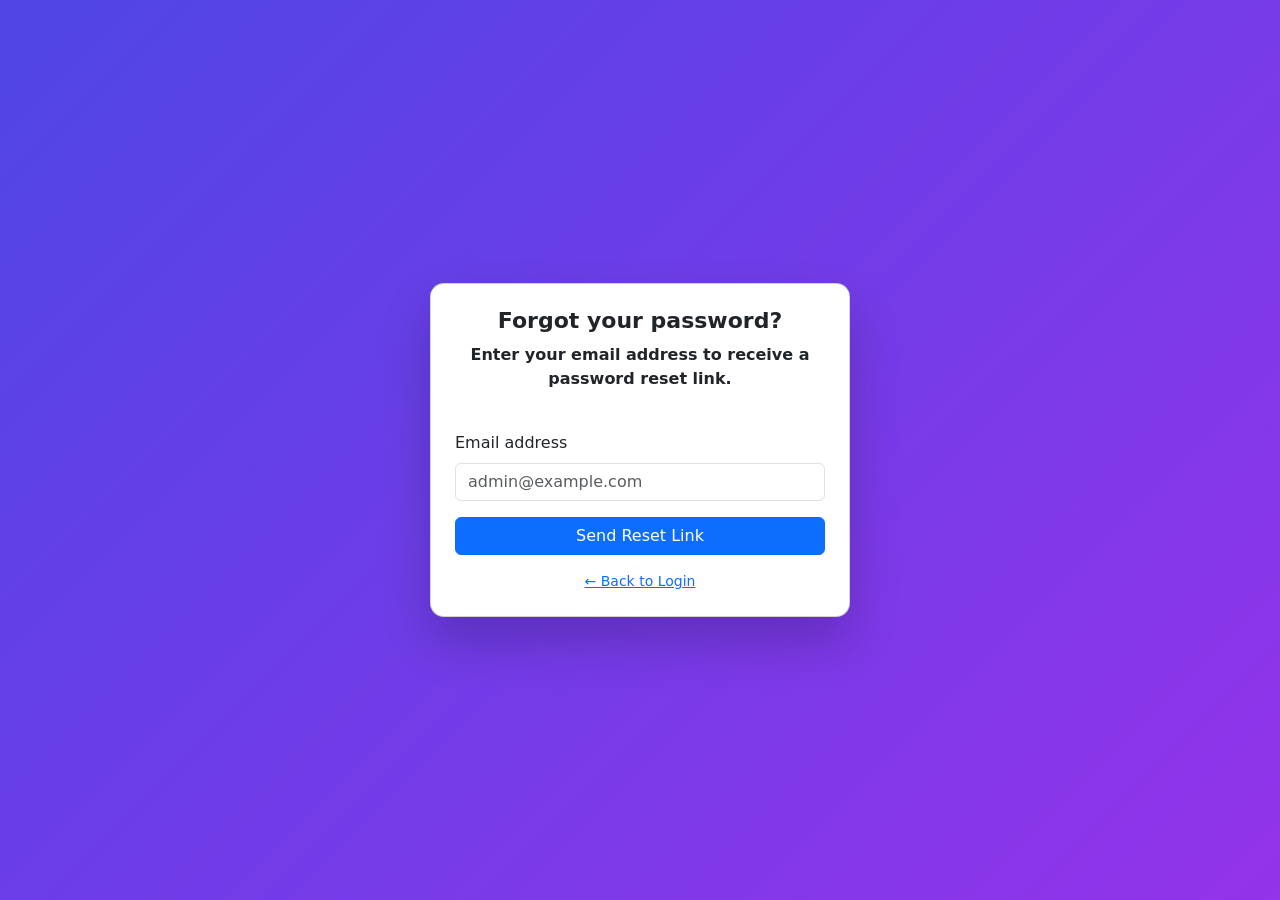
<file: pages/auth/forgot-password.html>
<!doctype html>
<html lang="en">
<head>
  <meta charset="UTF-8">
  <title>Forgot Password | SaaS Admin</title>
  <meta name="viewport" content="width=device-width, initial-scale=1">

  <!-- Bootstrap -->
  <link href="https://cdn.jsdelivr.net/npm/bootstrap@5.3.2/dist/css/bootstrap.min.css" rel="stylesheet">

  <!-- Icons -->
  <link href="https://cdn.jsdelivr.net/npm/bootstrap-icons/font/bootstrap-icons.css" rel="stylesheet">

  <!-- Custom CSS -->
  <link rel="stylesheet" href="/assets/css/style.css">
  <link rel="stylesheet" href="/assets/css/auth.css">
</head>

<body class="auth-bg">
<div id="pageLoader" class="page-loader">
  <div class="spinner"></div>
</div>
  <div class="card auth-card p-4">
    <div class="text-center mb-4">
      <h4 class="auth-logo">Forgot your password?</h4>
      <p class="text-muted auth-title">Enter your email address to receive a password reset link.</p>
    </div>

    <div id="loginError" class="alert alert-danger d-none"></div>

    <form id="forgotForm">
      <div class="mb-3">
        <label class="form-label">Email address</label>
        <input type="email" id="forgotEmail" class="form-control" placeholder="admin@example.com">
      </div>


      <button type="submit" class="btn btn-primary w-100">Send Reset Link</button>
    </form>

    <div class="text-center mt-3 auth-footer">
      <a href="login.html">← Back to Login</a>
    </div>
  </div>

  <!-- JS -->
  <script src="https://cdn.jsdelivr.net/npm/bootstrap@5.3.2/dist/js/bootstrap.bundle.min.js"></script>
  

  <!-- Loader -->
<script src="/assets/js/loader.js"></script>

<!-- Auth Guard -->
<script src="/assets/js/guard.js"></script>

<!-- Auth (login / logout) -->
<script src="/assets/js/auth.js"></script>
</body>
</html>
</file>
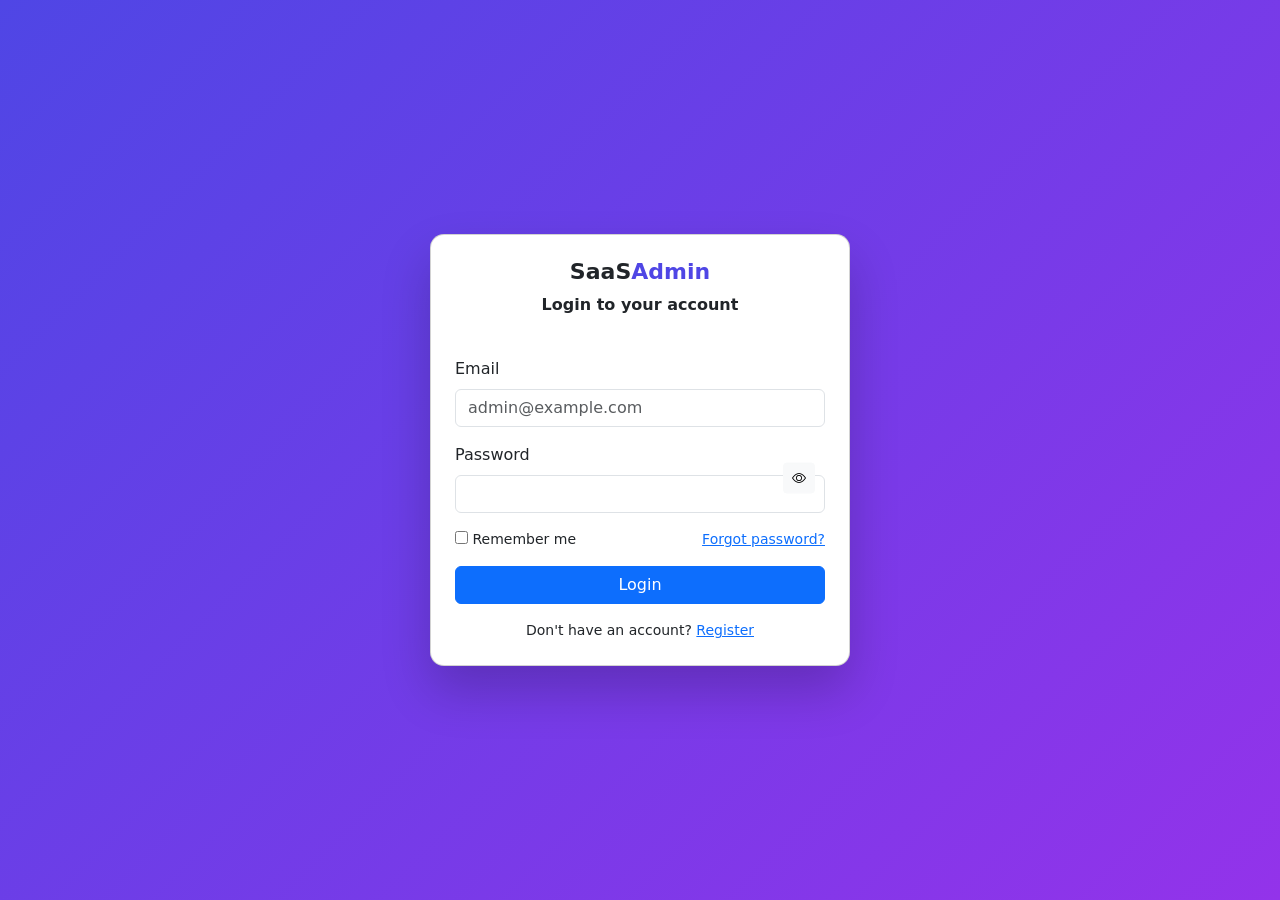
<file: pages/auth/login.html>
<!doctype html>
<html lang="en">
<head>
  <meta charset="UTF-8">
  <title>Login | SaaS Admin</title>
  <meta name="viewport" content="width=device-width, initial-scale=1">

  <!-- Bootstrap -->
  <link href="https://cdn.jsdelivr.net/npm/bootstrap@5.3.2/dist/css/bootstrap.min.css" rel="stylesheet">

  <!-- Icons -->
  <link href="https://cdn.jsdelivr.net/npm/bootstrap-icons/font/bootstrap-icons.css" rel="stylesheet">

  <!-- Custom CSS -->
  <link rel="stylesheet" href="/assets/css/style.css">
  <link rel="stylesheet" href="/assets/css/auth.css">
</head>

<body class="auth-bg">
<div id="pageLoader" class="page-loader">
  <div class="spinner"></div>
</div>
  <div class="card auth-card p-4">
    <div class="text-center mb-4">
      <h4 class="auth-logo">SaaS<span>Admin</span></h4>
      <p class="text-muted auth-title">Login to your account</p>
    </div>

    <div id="loginError" class="alert alert-danger d-none"></div>

    <form id="loginForm">
      <div class="mb-3">
        <label class="form-label">Email</label>
        <input type="email" id="email" class="form-control" placeholder="admin@example.com">
      </div>

      <div class="mb-3 password-wrapper">
        <label class="form-label">Password</label>
        <input type="password" id="password" class="form-control">
        <button type="button" class="btn btn-sm btn-light toggle-password">
          <i class="bi bi-eye"></i>
        </button>
      </div>

      <div class="d-flex justify-content-between mb-3 auth-footer">
        <div>
          <input type="checkbox" id="remember">
          <label for="remember">Remember me</label>
        </div>
        <a href="forgot-password.html">Forgot password?</a>
      </div>

      <button class="btn btn-primary w-100">Login</button>
    </form>

    <div class="text-center mt-3 auth-footer">
      Don't have an account? <a href="register.html">Register</a>
    </div>
  </div>

  <!-- JS -->
  <script src="https://cdn.jsdelivr.net/npm/bootstrap@5.3.2/dist/js/bootstrap.bundle.min.js"></script>
  

  <!-- Loader -->
<script src="/assets/js/loader.js"></script>

<!-- Auth Guard -->
<script src="/assets/js/guard.js"></script>

<!-- Auth (login / logout) -->
<script src="/assets/js/auth.js"></script>
</body>
</html>
</file>
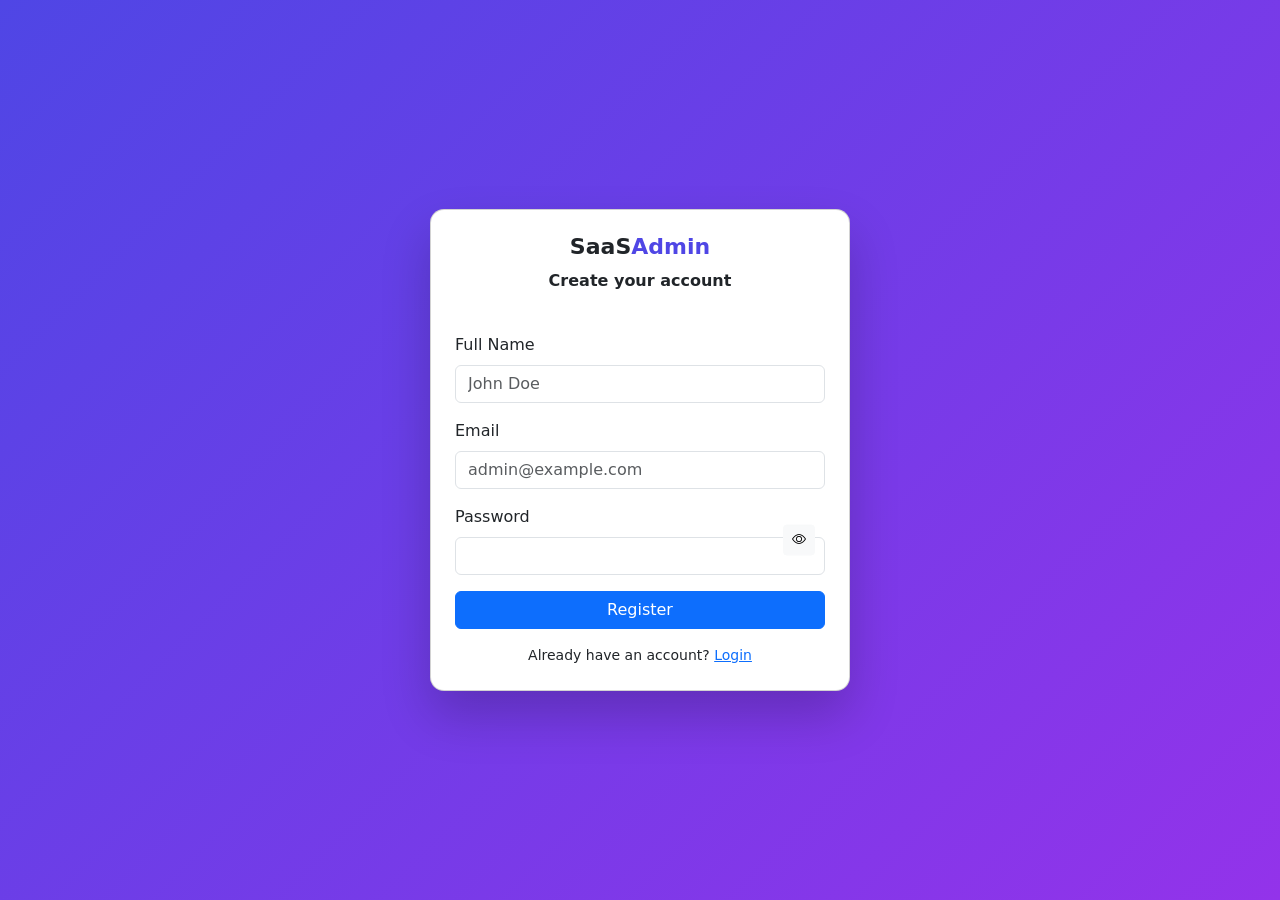
<file: pages/auth/register.html>
<!doctype html>
<html lang="en">
<head>
  <meta charset="UTF-8">
  <title>Register | SaaS Admin</title>
  <meta name="viewport" content="width=device-width, initial-scale=1">

  <link href="https://cdn.jsdelivr.net/npm/bootstrap@5.3.2/dist/css/bootstrap.min.css" rel="stylesheet">
  <link href="https://cdn.jsdelivr.net/npm/bootstrap-icons/font/bootstrap-icons.css" rel="stylesheet">

  <link rel="stylesheet" href="/assets/css/style.css">
  <link rel="stylesheet" href="/assets/css/auth.css">
</head>

<body class="auth-bg">

<div id="pageLoader" class="page-loader">
  <div class="spinner"></div>
</div>

<div class="card auth-card p-4">
  <div class="text-center mb-4">
    <h4 class="auth-logo">SaaS<span>Admin</span></h4>
    <p class="text-muted auth-title">Create your account</p>
  </div>

  <form id="registerForm">
    <div class="mb-3">
      <label class="form-label">Full Name</label>
      <input type="text" class="form-control" placeholder="John Doe">
    </div>

    <div class="mb-3">
      <label class="form-label">Email</label>
      <input type="email" class="form-control" placeholder="admin@example.com">
    </div>

    <div class="mb-3 password-wrapper">
      <label class="form-label">Password</label>
      <input type="password" class="form-control">
      <button type="button" class="btn btn-sm btn-light toggle-password">
        <i class="bi bi-eye"></i>
      </button>
    </div>

    <button class="btn btn-primary w-100">Register</button>
  </form>

  <div class="text-center mt-3 auth-footer">
    Already have an account? <a href="login.html">Login</a>
  </div>
</div>

<script src="https://cdn.jsdelivr.net/npm/bootstrap@5.3.2/dist/js/bootstrap.bundle.min.js"></script>
<script src="/assets/js/loader.js"></script>
<script src="/assets/js/auth.js"></script>
</body>
</html>
</file>
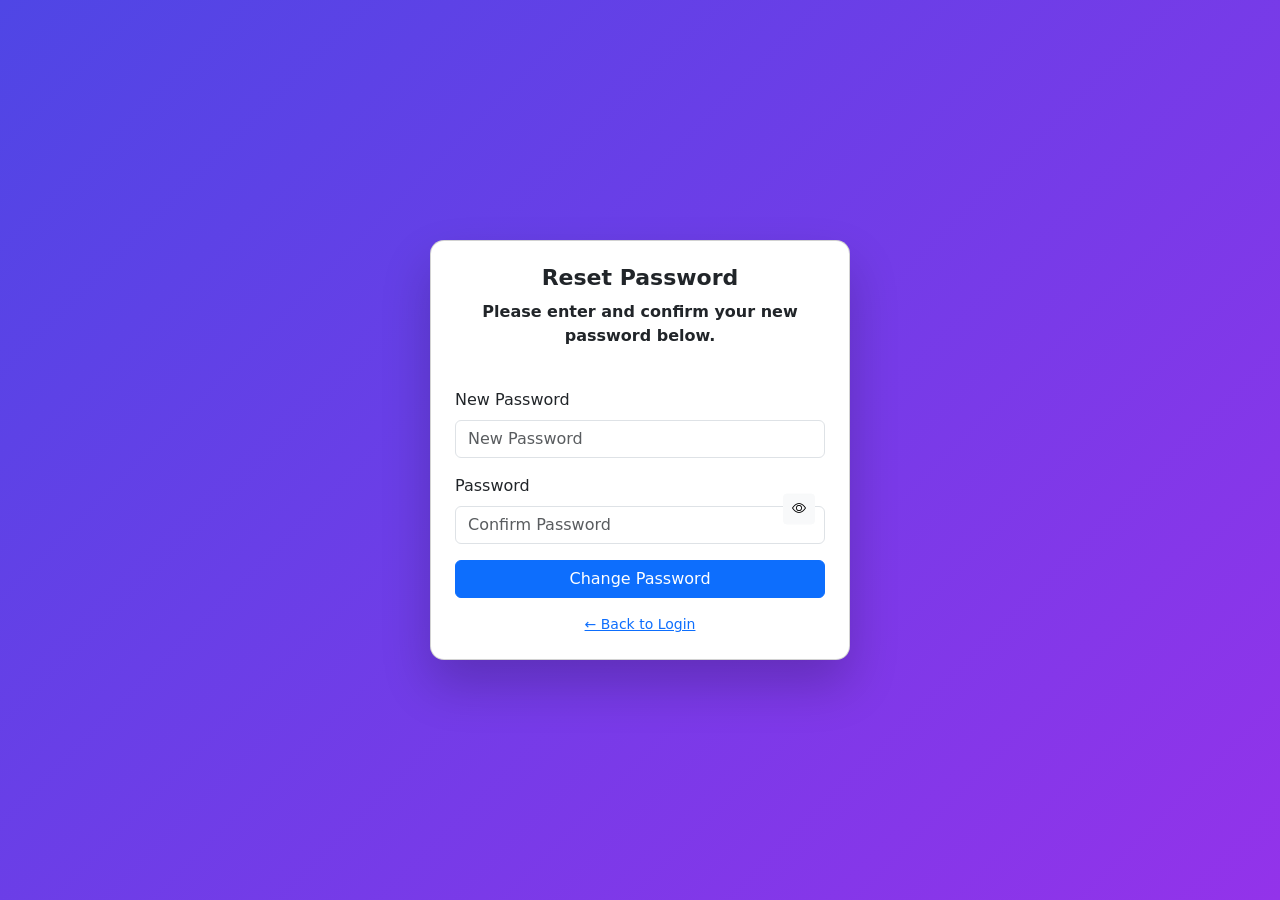
<file: pages/auth/reset-password.html>
<!doctype html>
<html lang="en">
<head>
  <meta charset="UTF-8">
  <title>Reset Password | SaaS Admin</title>
  <meta name="viewport" content="width=device-width, initial-scale=1">

  <!-- Bootstrap -->
  <link href="https://cdn.jsdelivr.net/npm/bootstrap@5.3.2/dist/css/bootstrap.min.css" rel="stylesheet">

  <!-- Icons -->
  <link href="https://cdn.jsdelivr.net/npm/bootstrap-icons/font/bootstrap-icons.css" rel="stylesheet">

  <!-- Custom CSS -->
  <link rel="stylesheet" href="/assets/css/style.css">
  <link rel="stylesheet" href="/assets/css/auth.css">
</head>

<body class="auth-bg">
<div id="pageLoader" class="page-loader">
  <div class="spinner"></div>
</div>
  <div class="card auth-card p-4">
    <div class="text-center mb-4">
      <h4 class="auth-logo">Reset Password</h4>
      <p class="text-muted auth-title"> Please enter and confirm your new password below.</p>
    </div>

    <div id="loginError" class="alert alert-danger d-none"></div>

    <form id="resetForm">
      <div class="mb-3">
        <label class="form-label">New Password</label>
        <input type="password" id="newPassword" class="form-control" placeholder="New Password" required>
      </div>

      <div class="mb-3 password-wrapper">
        <label class="form-label">Password</label>
        <input type="password" id="confirmPassword" class="form-control" placeholder="Confirm Password" required>
        <button type="button" class="btn btn-sm btn-light toggle-password">
          <i class="bi bi-eye"></i>
        </button>
      </div>

     

      <button type="submit" class="btn btn-primary w-100">Change Password</button>
    </form>

    <div class="text-center mt-3 auth-footer">
    <a href="login.html" class="back-link">← Back to Login</a>
    </div>
  </div>

  <!-- JS -->
  <script src="https://cdn.jsdelivr.net/npm/bootstrap@5.3.2/dist/js/bootstrap.bundle.min.js"></script>
  

  <!-- Loader -->
<script src="/assets/js/loader.js"></script>

<!-- Auth Guard -->
<script src="/assets/js/guard.js"></script>

<!-- Auth (login / logout) -->
<script src="/assets/js/auth.js"></script>
</body>
</html>
</file>
<file: assets/css/style.css>
:root {
  --primary: #3b82f6;      
  --bg-light: #f9fafb;     
  --surface: #ffffff;      
  --text: #111827;
  --border: #e5e7eb;
  --card-shadow: 0 5px 20px rgba(0,0,0,0.05);
}

body.dark {
  --bg-light: #0f172a;
  --surface: #111827;
  --text: #f9fafb;
  --border: #1f2937;
   --card-shadow: 0 5px 20px rgba(0,0,0,0.25);
}

body {
 background: var(--bg-light);
  color: var(--text);
}

.wrapper {
  min-height: 100vh;
}


.text-muted {
  color: var(--color-muted) !important;
}
/* Sidebar */
.sidebar {
  width: 250px;
  background: #111827;
  color: #fff;
  min-height: 100vh;
   transition: width 0.3s ease;
}

.sidebar-header {
  padding: 20px;
  height: 60px;
  text-align: center;
  border-bottom: 1px solid #1f2937;
}

.sidebar .menu span {
  transition: opacity 0.25s ease, transform 0.25s ease;
}
.logo span {
  color: #3b82f6;
}

.menu {
  list-style: none;
  padding: 0;
  margin: 0;
}

.sidebar .menu li a {
  display: flex;
  align-items: center;
  gap: 12px;
  padding: 10px 20px;
  color: #e5e7eb;
  text-decoration: none;
  transition: all 0.2s ease;
}

.sidebar .menu li i {
  font-size: 1.1rem;
}

/* Hover effect */

.sidebar .menu li a:hover {
  background: rgba(255, 255, 255, 0.08);
  color: #ffffff;
}

/* Active menu */

.sidebar .menu li.active a {
 
  background: linear-gradient(90deg, rgba(59,130,246,0.2), transparent);
 border-left: 4px solid var(--primary);
  color: #fff;
}

.sidebar.collapsed {
  width: 70px;
}

/* Hide text when collapsed */
.sidebar.collapsed .menu span,
.sidebar.collapsed .logo span {
  display: none;
   opacity: 0;
  transform: translateX(-10px);
  pointer-events: none;
}

/* Center icons */
.sidebar.collapsed .menu li a {
  justify-content: center;
}


/* Tooltip base */
.sidebar.collapsed .menu a {
  position: relative;
   justify-content: center;
}

/* Expanded state */
.sidebar:not(.collapsed) {
  width: 240px;
}

/* Text show */
.sidebar:not(.collapsed) .menu span {
  opacity: 1;
  transform: translateX(0);
}

/* Tooltip text */
.sidebar.collapsed .menu a::after {
  content: attr(data-label);
  position: absolute;
  left: 100%;
  top: 50%;
  transform: translateY(-50%);
  background: #111;
  color: #fff;
  padding: 6px 12px;
  font-size: 13px;
  border-radius: 6px;
  white-space: nowrap;
  opacity: 0;
  pointer-events: none;
  transition: 0.2s ease;
  margin-left: 12px;
  z-index: 999;
}

/* Hover show */
.sidebar.collapsed .menu a:hover::after {
  opacity: 1;
}

.logo {
  display: flex;
  align-items: center;
  justify-content: center;
  gap: 8px;
  white-space: nowrap;
}

/* Icon default  */
.logo-icon {
  display: none;
  font-size: 1.4rem;
}

/* Text  */
.logo-text {
  
  display: inline-block;
}

/* COLLAPSED STATE */
.sidebar.collapsed .logo-text {
  display: none;
}

.sidebar.collapsed .logo-icon {
  display: inline-block;
}

/* Main */

.main {
  flex: 1;
    transition: margin-left 0.3s ease;
}

/* Topbar */
.topbar {
 
  padding: 12px 20px;
  height: 60px;
  background: var(--surface);
  border-bottom: 1px solid var(--border);

  
}

.topbar button:hover {
  background: #e5e7eb;
}

/* User info */


.user-avatar {
  width: 35px;
  height: 35px;
  object-fit: cover;
  border-radius: 50%;
}

.user-dropdown a {
  color: #333;
}

.user-dropdown a:hover {
  color: #000;
}

/* Dark Mode button */


body.dark .topbar,
body.dark .card {
  background: #111827;
  color: #e5e7eb;
}

body.dark .sidebar {
  background: #020617;
}

.dropdown-menu {
  box-shadow: 0 10px 25px rgba(0,0,0,0.08);
  border-radius: 8px;
}

/* Chart card title */
.card > h6 {
  font-weight: 600;
  font-size: 0.9rem;
}

/* Dark mode */
body.dark .card > h6 {
  color: #e5e7eb;
}

/* KPI Cards */
.kpi-card {
  padding: 20px;
  border-radius: 12px;
  transition: all 0.3s ease;
   box-shadow: var(--card-shadow);
   background: var(--surface);
  border: 1px solid var(--border);
}

.kpi-card:hover {
  transform: translateY(-4px);
  box-shadow: 0 15px 40px rgba(59,130,246,0.25);
}
/* KPI Color Variants */
.kpi-primary {
  border-left: 4px solid #3b82f6;
}

.kpi-success {
  border-left: 4px solid #22c55e;
}

.kpi-warning {
  border-left: 4px solid #f59e0b;
}

.kpi-card h6 {
  font-size: 0.85rem;
  color: #6b7280;
  margin-bottom: 6px;
}

.kpi-card h3 {
  font-weight: 700;
 margin: 0;
}


/* ===== DARK MODE OVERRIDES ===== */

body.dark .card {
  background: #020617 !important;
  color: #e5e7eb;
  border: 1px solid #1e293b;
}

body.dark .card-header {
  background: transparent;
  border-bottom: 1px solid #1e293b;
}

body.dark .kpi-card h3 {
  color: #ffffff;
}

body.dark .kpi-card h6 {
 
  color: #94a3b8;
}


body.dark .custom-table {
  color: #e5e7eb;
  --bs-table-bg: transparent;
  --bs-table-color: #e5e7eb;
  --bs-table-border-color: #1f2937;
  --bs-table-hover-bg: rgba(255,255,255,0.04);
    --bs-table-hover-color: #e5e7eb;
}

body.dark .custom-table thead {
  background: #020617;
}

body.dark .custom-table th {
  color: #93c5fd;
  border-bottom: 1px solid #1f2937;
}

body.dark .custom-table td {
  border-color: #1f2937;
}

/* Topbar icons clarity */
body.dark .topbar .btn {
  color: #e5e7eb;
  border-color: #334155;
}

body.dark .topbar .btn:hover {
  background: rgba(255,255,255,0.08);
}

body.dark .badge.bg-danger {
  background-color: #ef4444 !important;
  color: #fff;
}

body.dark .user-dropdown span {
  color: #e5e7eb;
  font-weight: 500;
}

/* ApexCharts dark text fix */
body.dark .apexcharts-text {
  fill: #cbd5e1 !important;
}

body.dark .apexcharts-xaxis-label,
body.dark .apexcharts-yaxis-label {
  fill: #94a3b8 !important;
}

body.dark .apexcharts-gridline {
  stroke: rgba(255,255,255,0.15);
}

body.dark .card h6 {
  color: #e5e7eb;
  font-weight: 600;
}

/* Subscription chart text clarity */
body.dark .apexcharts-legend-text {
  color: #e5e7eb !important;
  font-weight: 500;
}

body.dark .apexcharts-datalabel-value {
  fill: #ffffff !important;
  font-weight: 600;
}

body.dark .apexcharts-datalabel-label {
  fill: #cbd5e1 !important;
}

/* Sidebar toggle button */
body.dark #toggleSidebar {
  background: #1e293b;
  color: #e5e7eb;
  border: 1px solid #334155;
}

body.dark #toggleSidebar:hover {
  background: #334155;
}

/* Topbar icon buttons */
body.dark .topbar .btn-light,
body.dark .topbar .btn-outline-secondary {
  background: #1e293b;
  color: #e5e7eb;
  border-color: #334155;
}

body.dark .topbar .btn-light:hover,
body.dark .topbar .btn-outline-secondary:hover {
  background: #334155;
}
</file>
<file: assets/css/auth.css>
body.auth-bg {
  background: linear-gradient(135deg, #4f46e5, #9333ea);
  min-height: 100vh;
  display: flex;
  align-items: center;
  justify-content: center;
}

.auth-card {
  width: 100%;
  max-width: 420px;
  border-radius: 14px;
  box-shadow: 0 25px 50px rgba(0,0,0,.2);
}

.auth-logo {
  font-size: 22px;
  font-weight: 600;
}

.auth-logo span {
  color: #4f46e5;
}

.auth-title {
  font-weight: 600;
}

.password-wrapper {
  position: relative;
}

.password-wrapper button {
  position: absolute;
  top: 50%;
  right: 10px;
  transform: translateY(-50%);
}

.auth-footer {
  font-size: 14px;
}


.forgot-card {
  background: #ffffff !important;
  color: #111827;
  box-shadow: 0 20px 40px rgba(0,0,0,0.15);
}

.forgot-title {
  font-weight: 600;
  margin-bottom: 6px;
  text-align: center;
}

.forgot-subtitle {
  font-size: 14px;
  color: #6b7280;
  margin-bottom: 22px;
  text-align: center;
}

.forgot-card .form-label {
  font-size: 13px;
  font-weight: 500;
}

.forgot-card .auth-footer {
  margin-top: 18px;
  text-align: center;
}
</file>
